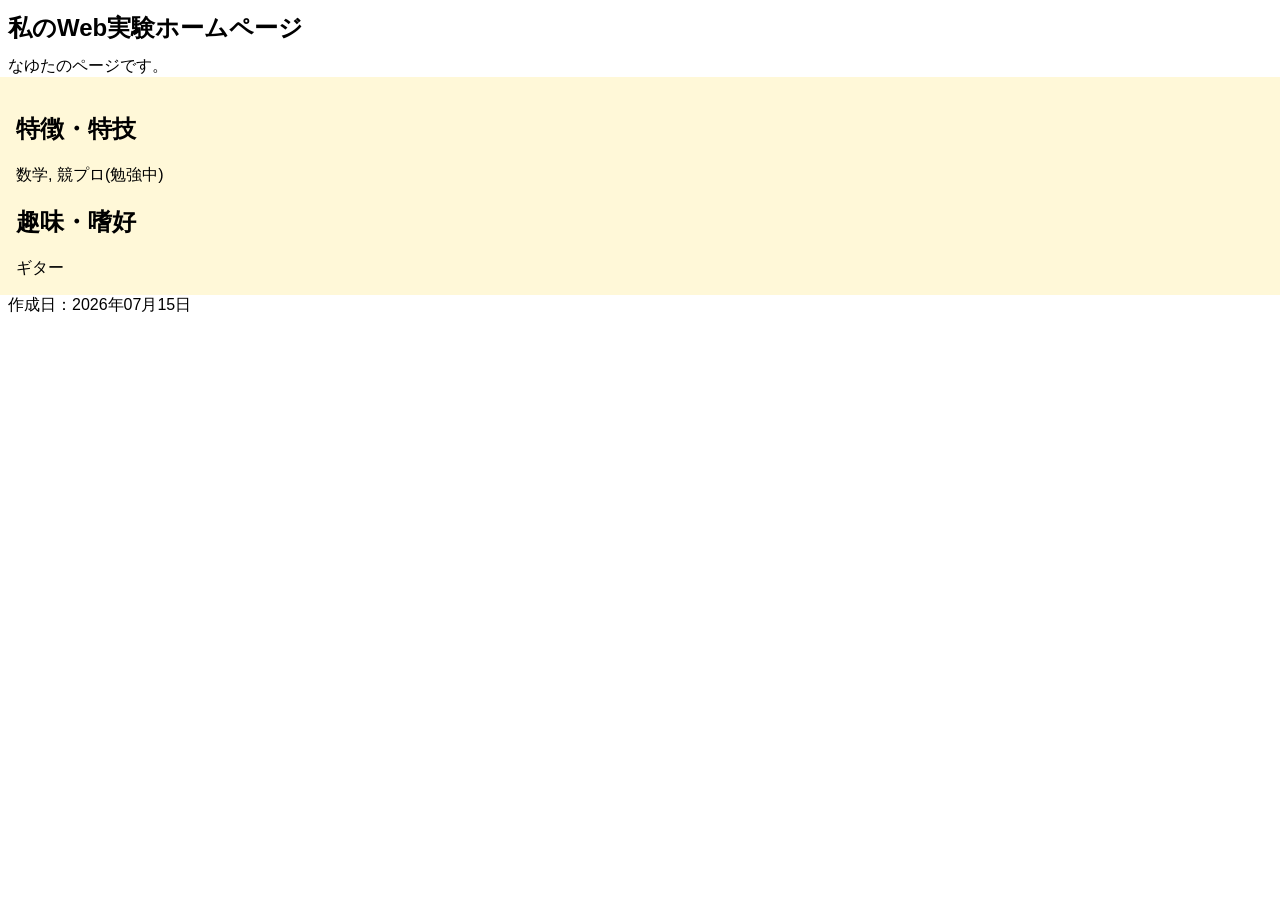
<file: index.html>
<!DOCTYPE html>
<html lang='ja'>
<head>
  <meta charset='utf-8'>
  <title>私のホームページ</title>
  <meta property="og:title" content="私のホームページ">
  <meta property="og:description" content="私のホームページ">
  <meta name="theme-color" content="#ECECF7">
  <meta name="msapplication-TileColor" content="#ECECF7">
  <link rel="icon" type="image/png" xhref="icon.png">
  <link rel="apple-touch-icon" xhref="icon.png">
  <meta name="msapplication-square310x310logo" xcontent="icon.png">
  <meta name="twitter:card" content="summary_large_image">
  <meta property="og:image" content="https://yourdomain/ogp.jpg">
  <meta name="twitter:image" content="https://yourdomain/ogp.jpg">

  <meta name="viewport" content="width=device-width, initial-scale=1.0">
  <meta name="format-detection" content="telephone=no">

  <link rel="stylesheet" href="index.css">
</head>
<body>
  <div class=header>
    <h1>私のWeb実験ホームページ</h1>
    <div>なゆたのページです。</div>
  </div>
  <div class=main>
    <div>
      <h2>特徴・特技</h2>
      <div>
        数学, 競プロ(勉強中)
      </div>
    </div>

    <div>
      <h2>趣味・嗜好</h2>
      <div>
        ギター
      </div>
    </div>
  </div>
  <div class=footer>
    作成日：2026年07月15日
  </div>
</body>
</html>
</file>
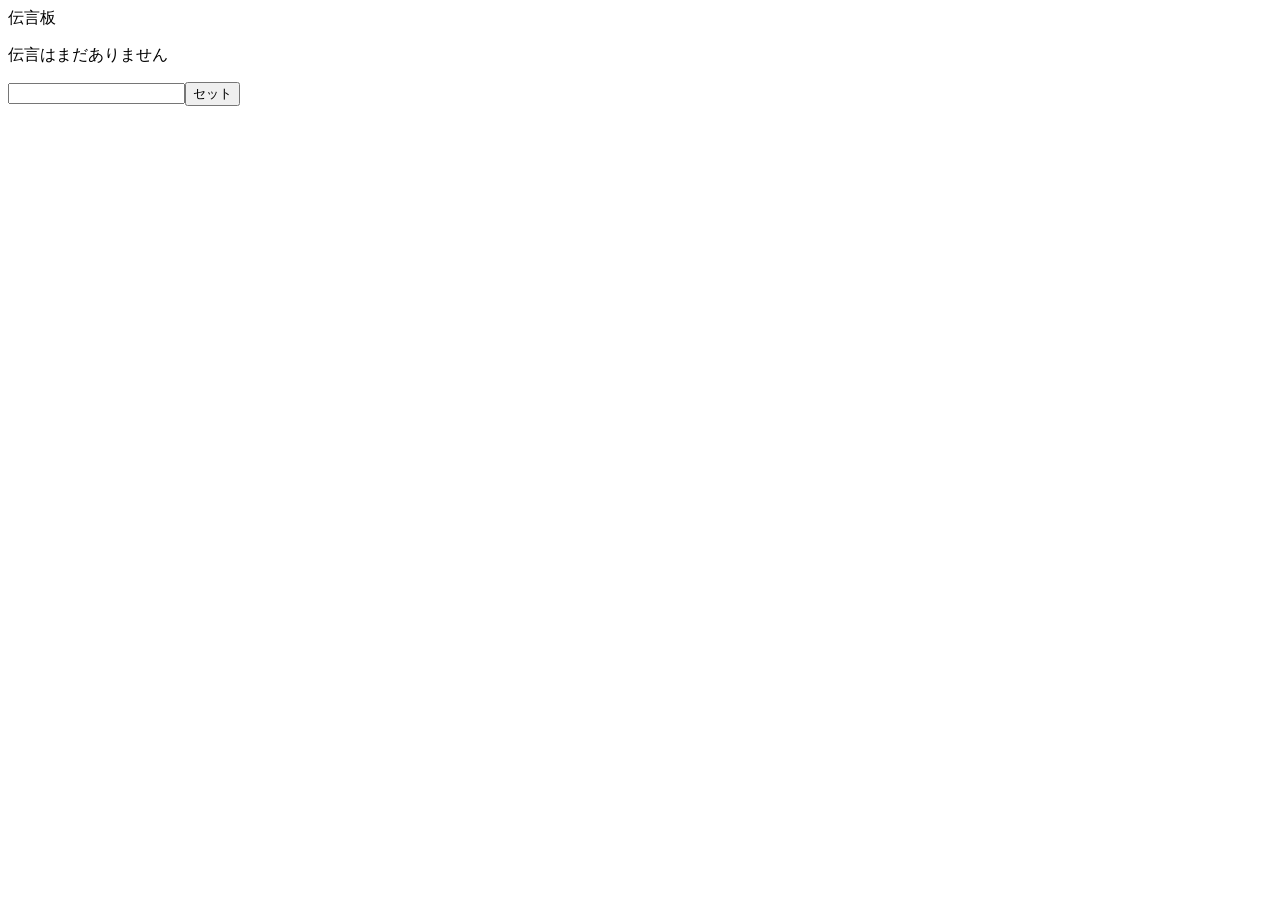
<file: dengon.html>
<!DOCTYPE html>
<html>
  <head>
    <meta charset="utf-8"/>
    <script>
function 伝言する() {
  if (入力内容.value === "") {
    alert("内容を入力してください");
  } else {
    伝言エリア.innerText = 入力内容.value;
    入力内容.value = "";
    alert("伝言をセットしました");
  }
}
</script>
  </head>
  <body>
    伝言板
    <p id="伝言エリア">伝言はまだありません</p>
    <input id="入力内容"><button	onclick="伝言する();">セット</button>
  </body>
</html>
</file>
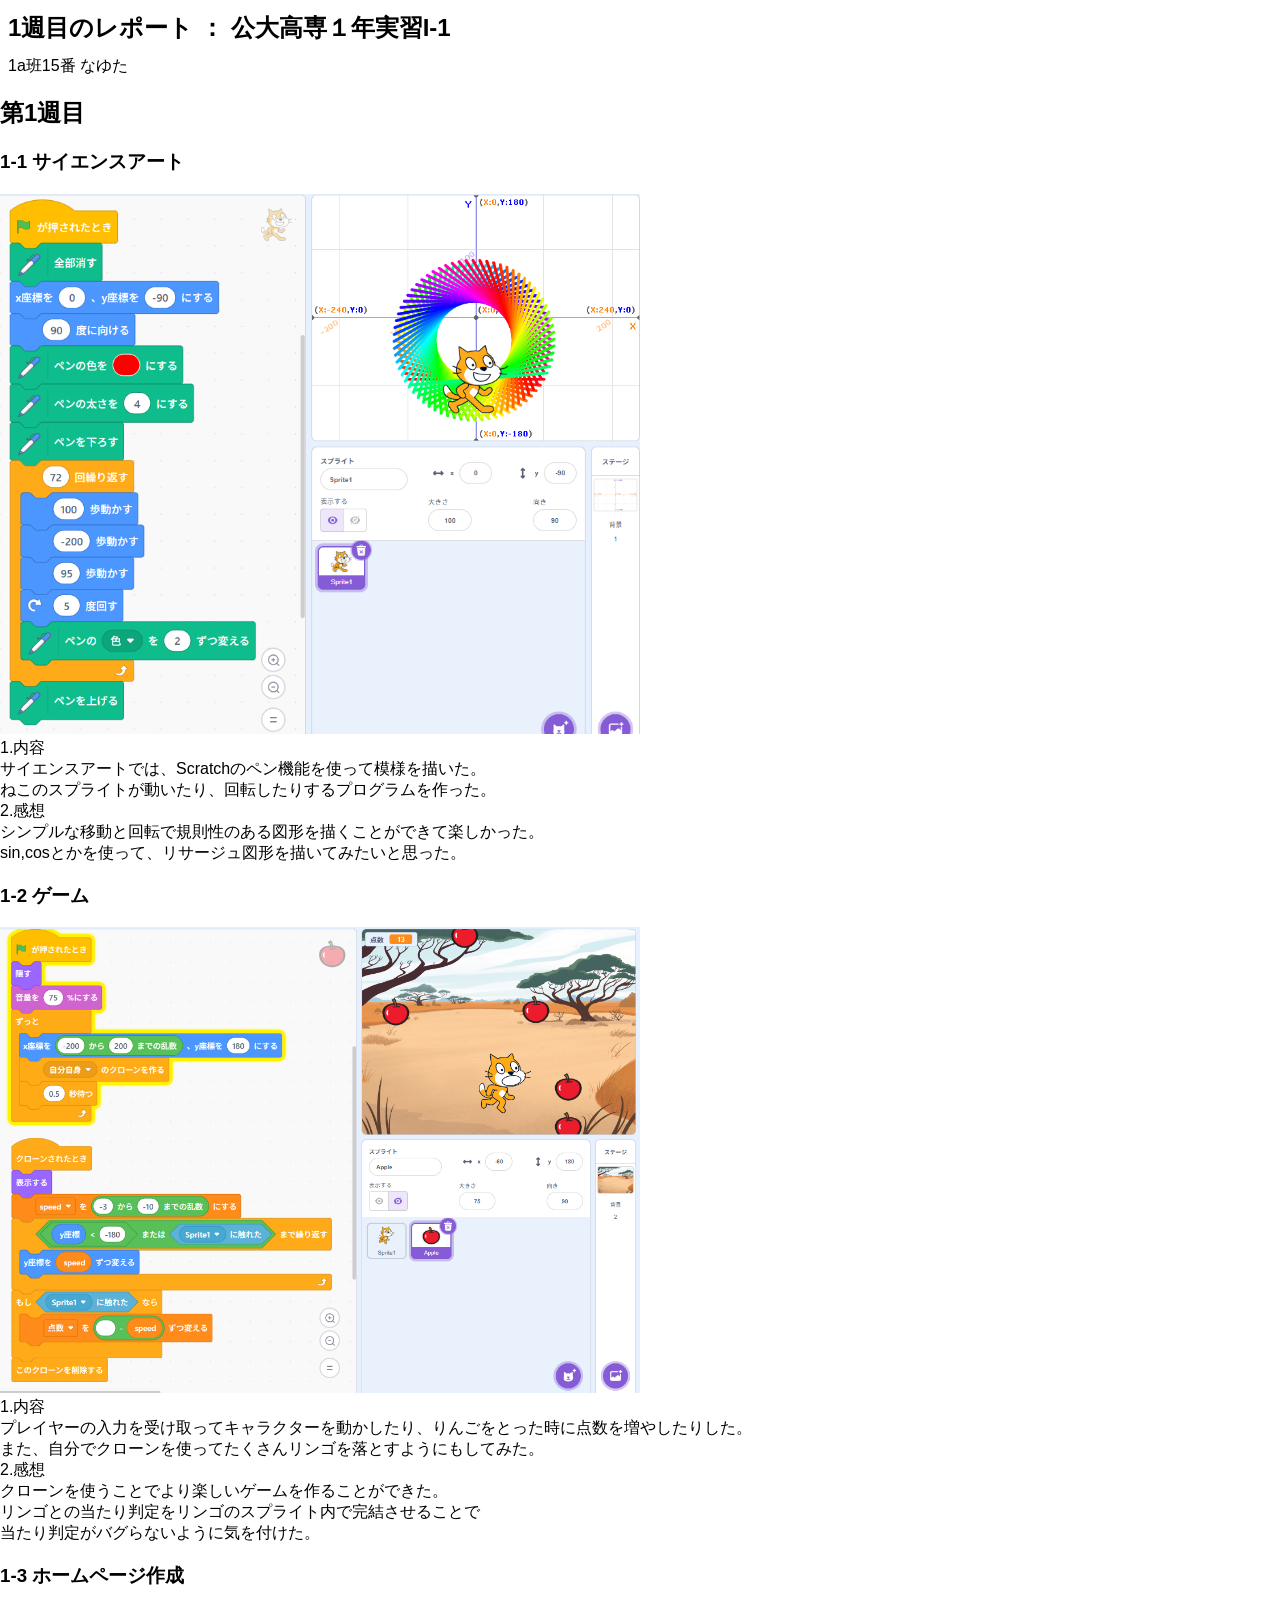
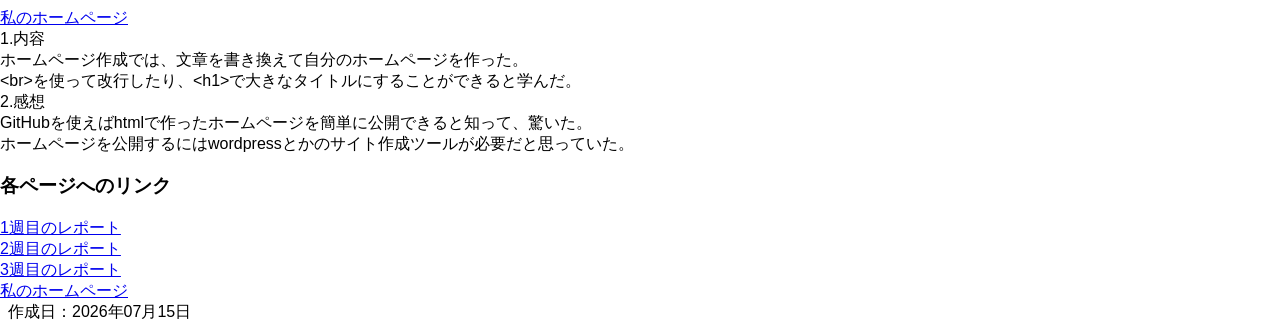
<file: rep01.html>
<!DOCTYPE html>
<html lang='ja'>
<head>
  <meta charset='utf-8'>
  <title>I-1 1st Web Report</title>
  <meta property="og:title" content="1週目のレポート">
  <meta property="og:description" content="1週目のレポート：公大高専１年実習I-1">
  <meta name="theme-color" content="#ECECF7">
  <meta name="msapplication-TileColor" content="#ECECF7">
  <link rel="icon" type="image/png" xhref="icon.png">
  <link rel="apple-touch-icon" xhref="icon.png">
  <meta name="msapplication-square310x310logo" xcontent="icon.png">
  <meta name="twitter:card" content="summary_large_image">
  <meta property="og:image" content="https://yourdomain/ogp.jpg">
  <meta name="twitter:image" content="https://yourdomain/ogp.jpg">

  <meta name="viewport" content="width=device-width, initial-scale=1.0">
  <meta name="format-detection" content="telephone=no">

  <link rel="stylesheet" href="index.css">
</head>
<body>
  <div class=header>
    <h1>1週目のレポート ： 公大高専１年実習I-1</h1>
    <div>1a班15番 なゆた</div>
  </div>
  <div class=1week>
    <h2>第1週目</h2>
    <div>
      <h3>1-1 サイエンスアート</h3>
      <img src="art.png" alt="ラインアートの画像" width="50%" height="50%">
      <div>
        1.内容<br>
         サイエンスアートでは、Scratchのペン機能を使って模様を描いた。<br>
        ねこのスプライトが動いたり、回転したりするプログラムを作った。<br>
        
        2.感想<br>
         シンプルな移動と回転で規則性のある図形を描くことができて楽しかった。<br>
        sin,cosとかを使って、リサージュ図形を描いてみたいと思った。<br>
      </div>
    </div>

    <div>
      <h3>1-2 ゲーム</h3>
      <img src="game.png" alt="りんごチャッチゲームの画像" width="50%" height="50%">
      <div>
        1.内容<br>
         プレイヤーの入力を受け取ってキャラクターを動かしたり、りんごをとった時に点数を増やしたりした。<br>
        また、自分でクローンを使ってたくさんリンゴを落とすようにもしてみた。<br>
        
        2.感想<br>
         クローンを使うことでより楽しいゲームを作ることができた。<br>
        リンゴとの当たり判定をリンゴのスプライト内で完結させることで<br>
        当たり判定がバグらないように気を付けた。<br>
      </div>
    </div>

    <div>
      <h3>1-3 ホームページ作成</h3>
      <div>
        <!-- 下のyourIDを 自分のIDに書き替える↓ -->
        <a href="https://Nayuta42.github.io/web/">私のホームページ</a><br>
        1.内容<br>
         ホームページ作成では、文章を書き換えて自分のホームページを作った。<br>
        &lt;br&gt;を使って改行したり、&lt;h1&gt;で大きなタイトルにすることができると学んだ。<br>
        
        2.感想<br>
         GitHubを使えばhtmlで作ったホームページを簡単に公開できると知って、驚いた。<br>
        ホームページを公開するにはwordpressとかのサイト作成ツールが必要だと思っていた。<br>
      </div>
    </div>

    <div>
      <h3>各ページへのリンク</h3>
      <div>
        <!-- 下のyourIDを 自分のIDに書き替える↓ -->
        <a href="https://Nayuta42.github.io/web/rep01.html">1週目のレポート</a><br>
        <a href="https://Nayuta42.github.io/web/rep02.html">2週目のレポート</a><br>
        <a href="https://Nayuta42.github.io/web/rep03.html">3週目のレポート</a><br>
        <a href="https://Nayuta42.github.io/web/">私のホームページ</a><br>
      </div>
    </div>
  </div>
  <div class=footer>
    作成日：2026年07月15日
  </div>
</body>
</html>
</file>
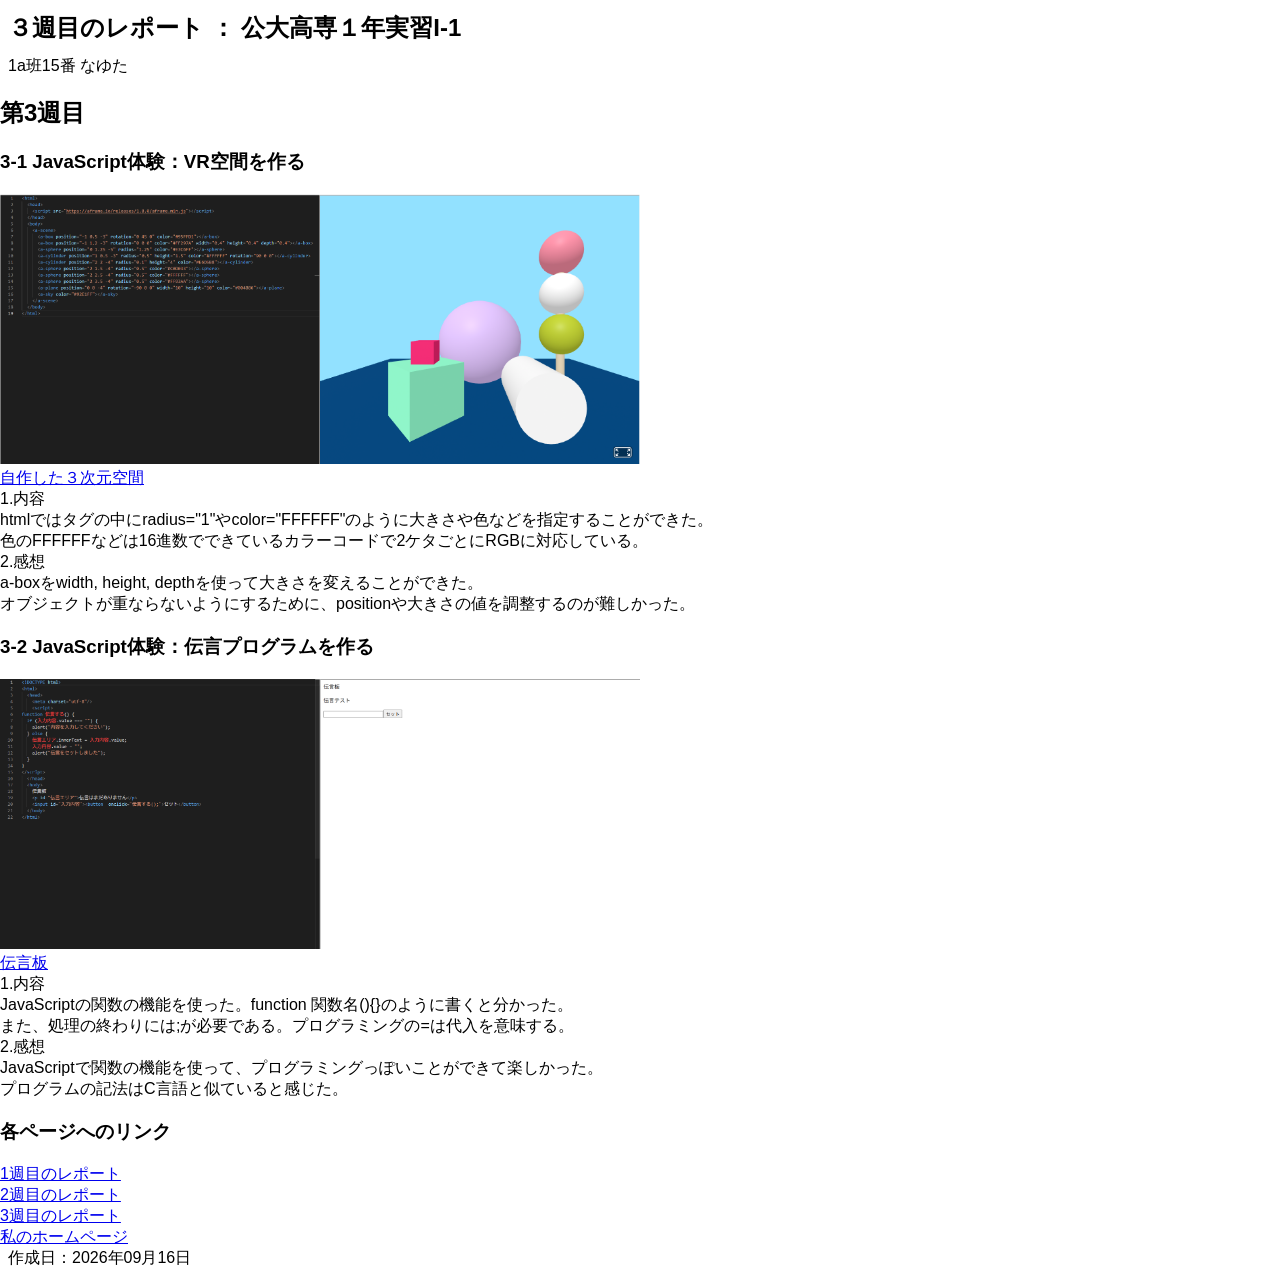
<file: rep03.html>
<!DOCTYPE html>
<html lang='ja'>
<head>
  <meta charset='utf-8'>
  <title>I-1 3rd Web Report</title>
  <meta property="og:title" content="最終レポート">
  <meta property="og:description" content="最終レポート：公大高専１年実習I-1">
  <meta name="theme-color" content="#ECECF7">
  <meta name="msapplication-TileColor" content="#ECECF7">
  <link rel="icon" type="image/png" xhref="icon.png">
  <link rel="apple-touch-icon" xhref="icon.png">
  <meta name="msapplication-square310x310logo" xcontent="icon.png">
  <meta name="twitter:card" content="summary_large_image">
  <meta property="og:image" content="https://yourdomain/ogp.jpg">
  <meta name="twitter:image" content="https://yourdomain/ogp.jpg">

  <meta name="viewport" content="width=device-width, initial-scale=1.0">
  <meta name="format-detection" content="telephone=no">
  <link rel="stylesheet" href="index.css">
</head>
<body>
  <div class=header>
    <h1>３週目のレポート ： 公大高専１年実習I-1</h1>
    <div>1a班15番 なゆた</div>
  </div>
  <div class=3week>
    <h2>第3週目</h2>
    <div>
      <h3>3-1 JavaScript体験：VR空間を作る</h3>
      <img src="vr.png" alt="立体空間の画像" width="50%" height="50%"><br>
      <a href="https://nayuta42.github.io/web/vr.html">自作した３次元空間</a><br>
      <div>
        1.内容<br>
        htmlではタグの中にradius="1"やcolor="FFFFFF"のように大きさや色などを指定することができた。<br>
        色のFFFFFFなどは16進数でできているカラーコードで2ケタごとにRGBに対応している。<br>
        2.感想<br>
        a-boxをwidth, height, depthを使って大きさを変えることができた。<br>
        オブジェクトが重ならないようにするために、positionや大きさの値を調整するのが難しかった。<br>
      </div>
    </div>
    <div>
      <h3>3-2 JavaScript体験：伝言プログラムを作る</h3>
      <img src="dengon.png" alt="伝言板の画像" width="50%" height="50%"><br>
      <a href="https://nayuta42.github.io/web/dengon.html">伝言板</a><br>
      <div>
        1.内容<br>
        JavaScriptの関数の機能を使った。function 関数名(){}のように書くと分かった。<br>
        また、処理の終わりには;が必要である。プログラミングの=は代入を意味する。<br>
        2.感想<br>
        JavaScriptで関数の機能を使って、プログラミングっぽいことができて楽しかった。<br>
        プログラムの記法はC言語と似ていると感じた。<br>
      </div>
    </div>

    <div>
      <h3>各ページへのリンク</h3>
      <div>
        <!-- 下のyourIDを 自分のIDに書き替える↓ -->
        <a href="https://nayuta42.github.io/web/rep01.html">1週目のレポート</a><br>
        <a href="https://nayuta42.github.io/web/rep02.html">2週目のレポート</a><br>
        <a href="https://nayuta42.github.io/web/rep03.html">3週目のレポート</a><br>
        <a href="https://nayuta42.github.io/web/">私のホームページ</a><br>
      </div>
    </div>

  <div class=footer>
    作成日：2026年09月16日
  </div>
</body>
</html>
</file>
<file: index.css>
body {
  font-family: sans-serif;
  margin: 0;
  padding: 0;
}
.header {
  background-color: white;
  padding: 0 .5em;
}
.footer {
  background-color: white;
  padding: 0 .5em;
}
.main {
  background-color: #fff8d8;
  padding: 1em;
}
h1 {
  font-size: 150%;
  margin: 0 0;
  padding: .5em 0;
}
div {
  padding: 0vw 0vh;
  margin: 0vw 0vw 0vw 0vw; 
}
</file>
